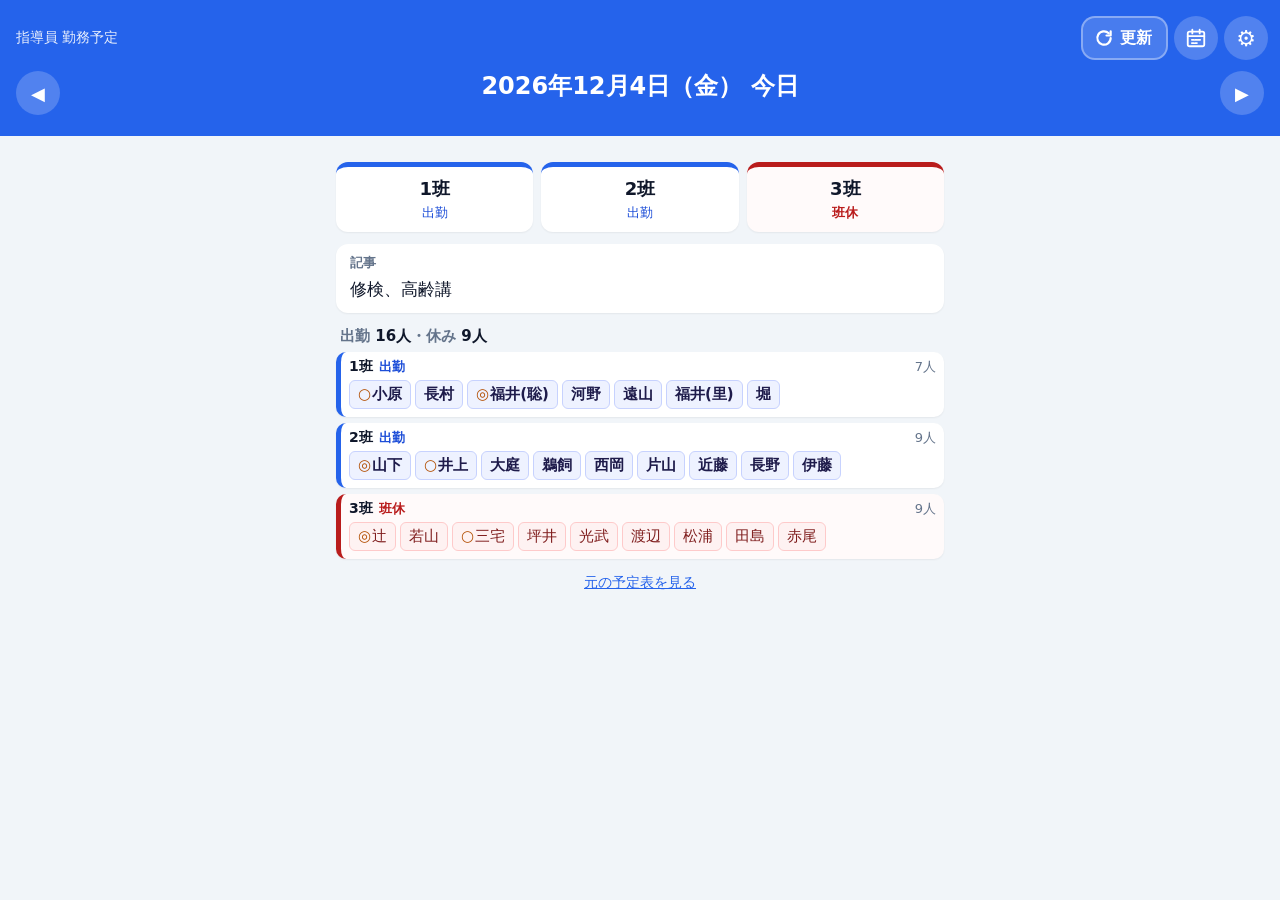
<file: index.html>
<!doctype html>
<html lang="ja">
<head>
  <meta charset="utf-8">
  <meta name="viewport" content="width=device-width, initial-scale=1, viewport-fit=cover">
  <meta name="theme-color" content="#2563eb">
  <meta name="apple-mobile-web-app-capable" content="yes">
  <meta name="mobile-web-app-capable" content="yes">
  <meta name="apple-mobile-web-app-title" content="勤務予定">
  <meta name="apple-mobile-web-app-status-bar-style" content="black-translucent">
  <link rel="manifest" href="manifest.webmanifest">
  <link rel="apple-touch-icon" href="icons/apple-touch-icon.png">
  <link rel="icon" type="image/png" sizes="192x192" href="icons/icon-192.png">
  <meta name="robots" content="noindex, nofollow">
  <title>今日の勤務予定</title>
  <script>
    // 画面の色（白・黒・スマホに合わせる）を、表示の前に決めておく（白い画面がちらつかないように）
    try {
      var th = localStorage.getItem('staff-schedule-theme');
      if (th === 'light' || th === 'dark') document.documentElement.dataset.theme = th;
    } catch (e) {}
  </script>
  <link rel="stylesheet" href="css/style.css?v=20261116a">
</head>
<body>
  <!-- 時計・電池の表示の後ろ（iPhoneの画面上部）を見出しと同じ色でうめる（半透明のぼかしが出ないように） -->
  <div class="statusbar" aria-hidden="true"></div>
  <header>
    <div class="top-row">
      <div class="facility" id="title"></div>
      <div class="top-btns">
        <button id="refresh" class="pill" aria-label="更新">
          <svg viewBox="0 0 24 24" fill="none" stroke="currentColor" stroke-width="2.6" stroke-linecap="round" stroke-linejoin="round"><path d="M20 12a8 8 0 1 1-2.34-5.66"/><path d="M20 4v5h-5"/></svg>
          <span>更新</span>
        </button>
        <button id="openCalendar" class="round" aria-label="月のカレンダー">
          <svg viewBox="0 0 24 24" fill="none" stroke="currentColor" stroke-width="2" stroke-linecap="round" stroke-linejoin="round"><rect x="3" y="5" width="18" height="16" rx="2"/><path d="M3 10h18M8 3v4M16 3v4"/><path d="M7.5 14h2M11 14h2M14.5 14h2M7.5 17.5h2M11 17.5h2"/></svg>
        </button>
        <button id="openSettings" class="round" aria-label="設定">⚙</button>
      </div>
    </div>
    <div class="date-row">
      <button id="prev" aria-label="前の日">◀</button>
      <div>
        <div class="date" id="date"></div>
        <div class="holiday" id="holiday"></div>
      </div>
      <button id="next" aria-label="次の日">▶</button>
    </div>
    <button id="todayBtn" class="today-btn" hidden>今日に戻る</button>
  </header>

  <div class="toast" id="toast" hidden></div>

  <main>
    <div id="alerts"></div>
    <p class="loading" id="loading">予定表を読み込み中…</p>
    <p class="message" id="message" hidden></p>
    <section id="day" hidden>
      <div class="badges" id="badges"></div>
      <div class="team-status" id="teamStatus"></div>
      <div class="info" id="kijiBox"><h3>記事</h3><p id="kiji"></p></div>
      <div class="info" id="tekiyoBox"><h3>摘要</h3><p id="tekiyo"></p></div>
      <div class="info" id="forkBox"><h3>フォーク</h3><ul id="fork"></ul></div>
      <div id="people">
        <h2>出勤 <span id="workCount"></span>・休み <span id="offCount"></span></h2>
        <div class="pgroups" id="teamsPeople"></div>
      </div>
      <p class="desc center" id="noTeams" hidden>体制表をアップロードすると、出勤・休みの人の一覧が出ます。</p>
      <p class="desc center"><button type="button" class="link-btn" id="sourceLink">元の予定表を見る</button></p>
    </section>
  </main>

  <footer><span id="source"></span></footer>

  <!-- 設定 -->
  <div class="sheet" id="settings" hidden>
    <div class="sheet-head">
      <h2>設定</h2>
      <button id="closeSettings" class="close" aria-label="閉じる">✕</button>
    </div>

    <section class="card">
      <h3>登録状況</h3>
      <ul class="status" id="status"></ul>
    </section>

    <section class="card">
      <h3>予定表のアップロード</h3>
      <p class="desc">行事予定表の<b>PDFか写真</b>を選ぶと、自動で読み取ります。読み取った内容を確認・修正してから「確定」してください。2か月分のPDFもそのまま選べます。<b>4か月後の分まで</b>提出できます。</p>
      <label class="file">
        <input type="file" id="schFile" accept="application/pdf,.pdf,image/*">
        <span>予定表を選ぶ（PDF・写真）</span>
      </label>
      <div class="progress" id="schProgress" hidden><div></div><span></span></div>
    </section>

    <section class="card">
      <h3>体制表（班編成）のアップロード</h3>
      <p class="desc">班は年度ごと（4月）に変わります。<b>毎年4月中に</b>その年度の体制表（PDF・写真）をアップロードしてください。</p>
      <label class="file">
        <input type="file" id="teamFile" accept="application/pdf,.pdf,image/*">
        <span>体制表を選ぶ（PDF・写真）</span>
      </label>
      <div class="progress" id="teamProgress" hidden><div></div><span></span></div>
    </section>

    <section class="card">
      <h3>画面の色</h3>
      <div class="seg" id="themeSeg">
        <button type="button" data-theme="auto">スマホに合わせる</button>
        <button type="button" data-theme="light">白</button>
        <button type="button" data-theme="dark">黒</button>
      </div>
    </section>

    <section class="card">
      <h3>GitHubの鍵（アップロードする人だけ）</h3>
      <p class="desc">アップロードには、GitHub で作った鍵（トークン）が必要です。鍵はこの端末の中だけに保存されます。<b>ホーム画面のアプリとブラウザでは保存場所が別</b>なので、ふだん使う方（アプリ）で入れてください。作り方は「はじめに_やること.md」を見てください。</p>
      <input type="password" id="token" class="text" placeholder="github_pat_…" autocomplete="off">
      <div class="row">
        <button id="saveToken">保存して確認</button>
        <button id="clearToken" class="ghost">この端末から消す</button>
      </div>
      <p class="check" id="tokenStatus"></p>
    </section>

    <p class="desc center"><a href="https://github.com/akira-1229/Staff-Schedule/blob/main/はじめに_やること.md" target="_blank" rel="noopener">使い方・設定手順</a></p>
  </div>

  <!-- 月のカレンダー -->
  <div class="sheet" id="calendar" hidden>
    <div class="sheet-head">
      <div class="cal-nav">
        <button id="calPrev" aria-label="前の月">◀</button>
        <h2 id="calTitle"></h2>
        <button id="calNext" aria-label="次の月">▶</button>
      </div>
      <button id="closeCalendar" class="close" aria-label="閉じる">✕</button>
    </div>
    <div class="cal" id="calGrid"></div>
    <p class="desc center cal-note" id="calNote" hidden></p>
    <div class="cal-legend">
      <span><b class="tag on">(2)出</b>休日出勤</span>
      <span><b class="tag off">(1)休</b>振休</span>
      <span><b class="tag off">③休</b>班休</span>
      <span><b class="tag teiji">定時</b>全員定時</span>
      <span><b class="tag fork">フォーク</b>フォークリフト講習</span>
    </div>
    <p class="desc center">日付を押すと、その日の予定を表示します。</p>
  </div>

  <!-- 元の予定表 -->
  <div class="sheet" id="viewer" hidden>
    <div class="sheet-head">
      <button id="closeViewer" class="back">← 戻る</button>
      <h2 id="viewerTitle">元の予定表</h2>
      <button id="zoomViewer" class="close" aria-label="拡大・縮小">＋</button>
    </div>
    <div class="viewer-body" id="viewerBody"></div>
  </div>

  <!-- 読み取り結果の確認・修正 -->
  <div class="sheet" id="confirm" hidden>
    <div class="sheet-head">
      <h2 id="confirmTitle">読み取り結果の確認</h2>
      <button id="closeConfirm" class="close" aria-label="閉じる">✕</button>
    </div>
    <p class="desc confirm-note" id="confirmNote"></p>
    <div id="confirmBody"></div>
    <div class="confirm-foot">
      <button class="primary" id="confirmSave">この内容で確定してアップロード</button>
    </div>
  </div>

  <!-- 更新したら ?v= の数字を変える（スマホに古いプログラムが残らないように） -->
  <script>
    // プログラムが途中で止まったら「読み込み中」のままにせず案内を出す
    window.addEventListener('error', function (e) {
      var el = document.getElementById('loading');
      if (!el || window.__appStarted) return;
      el.hidden = false;
      el.innerHTML = '読み込みに失敗しました。<br>アプリを一度閉じて開き直すか、ページを再読み込みしてください。<br><small>' + (e.message || '') + '</small>';
    });
  </script>
  <script src="lib/pdfjs/pdf.min.js"></script>
  <script src="config.js?v=20261116a"></script>
  <script src="js/holidays.js?v=20261116a"></script>
  <script src="js/day-logic.js?v=20261116a"></script>
  <script src="js/table-image.js?v=20261116a"></script>
  <script src="js/schedule-image.js?v=20261116a"></script>
  <script src="js/teams-image.js?v=20261116a"></script>
  <script src="js/store.js?v=20261116a"></script>
  <script src="js/app.js?v=20261116a"></script>
</body>
</html>
</file>
<file: css/style.css>
/* ===== 色（白・黒のテーマ） =====
   ⚙ の「画面の色」：スマホに合わせる（自動）／白／黒
   <html data-theme="light|dark"> が付いていればそれ、無ければスマホの設定に合わせる */
:root {
  color-scheme: light;
  --bg: #f1f5f9;
  --card: #ffffff;
  --text: #0f172a;
  --muted: #64748b;
  --line: #e2e8f0;
  --input-bg: #ffffff;
  --input-line: #cbd5e1;
  --soft: #f8fafc;
  --accent: #2563eb;
  --header: #2563eb;
  --header-sun: #dc2626;
  --header-sat: #0284c7;
  --on-bg: #eef2ff;
  --on-line: #c7d2fe;
  --on-fg: #1e1b4b;
  --on-strong: #1d4ed8;
  --off-bg: #fef2f2;
  --off-line: #fecaca;
  --off-fg: #7f1d1d;
  --off-strong: #b91c1c;
  --off-card: #fffafa;
  --warn-bg: #fef3c7;
  --warn-line: #fcd34d;
  --warn-fg: #92400e;
  --orange-bg: #fff7ed;
  --orange: #f97316;
  --ok: #15803d;
  --ok-bg: #dcfce7;
  --mark: #b45309;
  --fork: #7c3aed;
  --closed: #e2e8f0;
  --shadow: 0 1px 2px rgba(0, 0, 0, .06);
}
@media (prefers-color-scheme: dark) {
  :root:not([data-theme="light"]) {
    color-scheme: dark;
    --bg: #0b1220;
    --card: #131c2e;
    --text: #e5e7eb;
    --muted: #94a3b8;
    --line: #1f2a3d;
    --input-bg: #0f172a;
    --input-line: #334155;
    --soft: #0f172a;
    --accent: #3b82f6;
    --header: #1e3a8a;
    --header-sun: #7f1d1d;
    --header-sat: #0c4a6e;
    --on-bg: #1e2550;
    --on-line: #3730a3;
    --on-fg: #e0e7ff;
    --on-strong: #93c5fd;
    --off-bg: #3a1214;
    --off-line: #7f1d1d;
    --off-fg: #fecaca;
    --off-strong: #f87171;
    --off-card: #1c1418;
    --warn-bg: #3a2a05;
    --warn-line: #a16207;
    --warn-fg: #fde68a;
    --orange-bg: #2a1606;
    --orange: #fb923c;
    --ok: #4ade80;
    --ok-bg: #052e16;
    --mark: #fbbf24;
    --fork: #c4b5fd;
    --closed: #0f1626;
    --shadow: 0 1px 2px rgba(0, 0, 0, .5);
  }
}
:root[data-theme="dark"] {
  color-scheme: dark;
  --bg: #0b1220;
  --card: #131c2e;
  --text: #e5e7eb;
  --muted: #94a3b8;
  --line: #1f2a3d;
  --input-bg: #0f172a;
  --input-line: #334155;
  --soft: #0f172a;
  --accent: #3b82f6;
  --header: #1e3a8a;
  --header-sun: #7f1d1d;
  --header-sat: #0c4a6e;
  --on-bg: #1e2550;
  --on-line: #3730a3;
  --on-fg: #e0e7ff;
  --on-strong: #93c5fd;
  --off-bg: #3a1214;
  --off-line: #7f1d1d;
  --off-fg: #fecaca;
  --off-strong: #f87171;
  --off-card: #1c1418;
  --warn-bg: #3a2a05;
  --warn-line: #a16207;
  --warn-fg: #fde68a;
  --orange-bg: #2a1606;
  --orange: #fb923c;
  --ok: #4ade80;
  --ok-bg: #052e16;
  --mark: #fbbf24;
  --fork: #c4b5fd;
  --closed: #0f1626;
  --shadow: 0 1px 2px rgba(0, 0, 0, .5);
}

/* ===== 基本 ===== */
* { box-sizing: border-box; }
body {
  margin: 0;
  font-family: system-ui, -apple-system, "Hiragino Sans", "Yu Gothic UI", "Meiryo", sans-serif;
  background: var(--bg);
  color: var(--text);
  font-size: 17px;
}
a { color: var(--accent); }
button, input, select { font: inherit; color: inherit; }
body.no-scroll { overflow: hidden; }

/* ===== ヘッダー ===== */
header {
  background: var(--header);
  color: #fff;
  padding: calc(16px + env(safe-area-inset-top)) 16px 20px;
  text-align: center;
}
body[data-dow="0"] header { background: var(--header-sun); }
body[data-dow="6"] header { background: var(--header-sat); }
.top-row { display: flex; align-items: center; justify-content: space-between; gap: 8px; min-height: 44px; }
.facility { font-size: 14px; opacity: .9; text-align: left; white-space: nowrap; overflow: hidden; text-overflow: ellipsis; }
.top-btns { display: flex; gap: 6px; flex: none; margin-right: -4px; }
.round {
  width: 44px; height: 44px; border: 0; border-radius: 999px;
  background: rgba(255, 255, 255, .2); color: #fff; font-size: 22px; cursor: pointer;
  display: grid; place-items: center; padding: 0;
}
.round svg { width: 22px; height: 22px; }
.date-row { display: flex; align-items: center; justify-content: space-between; gap: 8px; margin-top: 10px; }
.date { font-size: 24px; font-weight: 700; }
.holiday { font-size: 14px; min-height: 1em; }
.date-row button, .today-btn {
  background: rgba(255, 255, 255, .2); color: #fff; border: 0; border-radius: 999px;
  font-size: 18px; width: 44px; height: 44px; cursor: pointer; flex: none;
}
.today-btn { width: auto; height: auto; padding: 6px 16px; font-size: 14px; margin-top: 10px; }

main { max-width: 640px; margin: 0 auto; padding: 16px; }
h2 { font-size: 15px; color: var(--muted); margin: 18px 4px 8px; }
.loading, .message { text-align: center; color: var(--muted); padding: 24px 0; line-height: 1.7; white-space: pre-wrap; }
.desc { font-size: 13px; color: var(--muted); margin: 4px 0 10px; line-height: 1.6; }
.desc.center { text-align: center; }
.link-btn { border: 0; background: none; color: var(--accent); text-decoration: underline; font-size: 14px; cursor: pointer; padding: 8px; }

/* ===== お知らせ ===== */
.alert {
  display: block; width: 100%; text-align: left; cursor: pointer;
  background: var(--warn-bg); color: var(--warn-fg); border: 1px solid var(--warn-line); border-radius: 12px;
  padding: 10px 14px; margin-bottom: 10px; font-weight: 600; font-size: 15px;
}
.alert small { display: block; font-weight: 400; font-size: 12px; margin-top: 2px; }

/* ===== 今日の予定 ===== */
.badges { display: flex; gap: 8px; justify-content: center; flex-wrap: wrap; margin-bottom: 10px; }
.badge-big { border-radius: 999px; padding: 4px 14px; font-weight: 700; font-size: 15px; }
.badge-big.closed { background: var(--off-bg); color: var(--off-strong); }
.badge-big.teiji { background: var(--ok-bg); color: var(--ok); }
.team-status { display: grid; grid-template-columns: repeat(auto-fit, minmax(90px, 1fr)); gap: 8px; margin-bottom: 12px; }
.team-status .team { border-radius: 12px; padding: 10px 8px; text-align: center; background: var(--card); box-shadow: var(--shadow); }
.team-status .team b { display: block; font-size: 18px; }
.team-status .team span { font-size: 13px; }
.team-status .team.on { border-top: 5px solid var(--accent); }
.team-status .team.on span { color: var(--on-strong); }
.team-status .team.off { border-top: 5px solid var(--off-strong); background: var(--off-card); }
.team-status .team.off span { color: var(--off-strong); font-weight: 700; }
.info { background: var(--card); border-radius: 12px; padding: 10px 14px; margin-bottom: 10px; box-shadow: var(--shadow); }
.info h3 { margin: 0 0 4px; font-size: 13px; color: var(--muted); }
.info p { margin: 0; line-height: 1.6; white-space: pre-wrap; }
.info ul { list-style: none; margin: 0; padding: 0; display: grid; gap: 4px; }
.info li { display: flex; justify-content: space-between; }
.info li b { color: var(--fork); }

/* 出勤・休みの人（班ごとに名字を並べる） */
#people h2 { margin: 14px 4px 6px; }
#people h2 span { color: var(--text); font-weight: 700; }
.pgroups { display: grid; gap: 6px; }
.pgroup { background: var(--card); border-radius: 10px; padding: 6px 8px 8px; box-shadow: var(--shadow); border-left: 5px solid var(--accent); }
.pgroup.off { border-left-color: var(--off-strong); background: var(--off-card); }
.pg-head { display: flex; align-items: baseline; gap: 6px; font-size: 13px; margin-bottom: 4px; }
.pg-head b { font-size: 14px; }
.pg-head em { font-style: normal; font-weight: 700; color: var(--on-strong); }
.pgroup.off .pg-head em { color: var(--off-strong); }
.pg-head span { margin-left: auto; color: var(--muted); }
.pg-names { display: flex; flex-wrap: wrap; gap: 4px; }
.pname { font-size: 15px; font-weight: 600; padding: 3px 8px; border-radius: 6px; border: 1px solid var(--on-line); background: var(--on-bg); color: var(--on-fg); cursor: pointer; line-height: 1.4; }
.pgroup.off .pname { border-color: var(--off-line); background: var(--off-bg); color: var(--off-fg); font-weight: 500; }
.pname i { font-style: normal; color: var(--mark); margin-right: 1px; }
.pinfo { margin-top: 6px; font-size: 13px; color: var(--muted); background: var(--soft); border-radius: 6px; padding: 4px 8px; }
.pgroups .none { color: var(--muted); text-align: center; margin: 4px 0; }

/* ===== 全画面のシート（設定・確認・カレンダー・元の予定表） ===== */
.sheet { position: fixed; inset: 0; z-index: 10; overflow-y: auto; background: var(--bg); padding: 0 16px 40px; }
.sheet[hidden] { display: none; }
.sheet-head {
  position: sticky; top: 0; z-index: 1; background: var(--bg);
  display: flex; align-items: center; justify-content: space-between; gap: 8px;
  max-width: 640px; margin: 0 auto; padding: calc(14px + env(safe-area-inset-top)) 0 8px;
}
.sheet-head h2 { margin: 0; font-size: 20px; color: var(--text); }
.close { width: 44px; height: 44px; border: 0; border-radius: 999px; background: var(--line); font-size: 18px; cursor: pointer; flex: none; }
.back { border: 0; border-radius: 999px; background: var(--line); padding: 10px 16px; font-size: 16px; font-weight: 700; cursor: pointer; flex: none; }
.card { background: var(--card); border-radius: 14px; padding: 14px 16px; margin: 12px auto; max-width: 640px; box-shadow: var(--shadow); }
.card h3 { margin: 0 0 6px; font-size: 16px; }
.field { display: block; font-size: 14px; margin: 8px 0; }
.field select { display: block; width: 100%; margin-top: 4px; padding: 10px; font-size: 16px; border: 1px solid var(--input-line); border-radius: 10px; background: var(--input-bg); }
.file { display: block; margin: 10px 0; }
.file input { position: absolute; opacity: 0; width: 1px; height: 1px; }
.file span { display: block; text-align: center; padding: 14px; border: 2px dashed var(--muted); border-radius: 12px; color: var(--accent); font-weight: 600; cursor: pointer; word-break: break-all; }
.check { font-size: 14px; margin: 6px 0 10px; }
.status { list-style: none; margin: 0; padding: 0; display: grid; gap: 4px; }
.status li { display: flex; justify-content: space-between; gap: 8px; font-size: 14px; padding: 6px 0; border-bottom: 1px solid var(--line); }
.status li.ok { color: var(--ok); }
.status li.ng { color: var(--off-strong); }
.status a { color: inherit; }
.card button { padding: 12px 16px; border-radius: 10px; border: 1px solid var(--input-line); background: var(--input-bg); cursor: pointer; }
.card button.primary { width: 100%; background: var(--accent); color: #fff; border-color: var(--accent); font-weight: 700; }
.card button.ghost { border-color: transparent; color: var(--muted); background: none; }
.card .row { display: flex; gap: 8px; margin-top: 8px; }
.text { width: 100%; padding: 12px; font-size: 16px; border: 1px solid var(--input-line); border-radius: 10px; background: var(--input-bg); }

/* 画面の色の切り替え */
.seg { display: grid; grid-template-columns: 1.6fr 1fr 1fr; gap: 4px; background: var(--soft); border-radius: 12px; padding: 4px; }
.card .seg button { border: 0; background: none; padding: 10px 4px; border-radius: 9px; font-size: 14px; color: var(--muted); white-space: nowrap; }
.card .seg button.active { background: var(--card); color: var(--text); font-weight: 700; box-shadow: var(--shadow); }

/* 読み取りの進み具合 */
.progress { position: relative; height: 34px; border-radius: 10px; background: var(--line); overflow: hidden; margin-top: 10px; }
.progress[hidden] { display: none; }
.progress div { position: absolute; inset: 0 auto 0 0; background: var(--on-line); transition: width .2s; }
.progress span { position: relative; display: block; line-height: 34px; text-align: center; font-size: 13px; }

/* ===== 確認・修正画面 ===== */
.confirm-note { max-width: 640px; margin: 0 auto; }
.confirm-foot { position: sticky; bottom: 0; background: var(--bg); max-width: 640px; margin: 0 auto; padding: 10px 0 16px; }
.confirm-foot .primary { width: 100%; padding: 14px; border: 0; border-radius: 12px; background: var(--accent); color: #fff; font-weight: 700; cursor: pointer; }
.confirm-foot .primary:disabled { opacity: .5; }
.page .field select { font-weight: 700; }
.day-card { border-top: 1px solid var(--line); padding: 12px 0; }
.day-card.warn { background: var(--orange-bg); margin: 0 -16px; padding: 12px 16px; border-left: 4px solid var(--orange); }
.day-head { display: flex; justify-content: space-between; align-items: center; margin-bottom: 6px; }
.day-head label { font-size: 14px; display: flex; gap: 4px; align-items: center; }
.row-img { display: block; width: 100%; height: auto; border: 1px solid var(--line); border-radius: 6px; margin: 3px 0; background: #fff; }
.fld { display: block; font-size: 12px; color: var(--muted); margin: 4px 0; }
.fld input { display: block; width: 100%; margin-top: 2px; padding: 8px 10px; font-size: 15px; border: 1px solid var(--input-line); border-radius: 8px; color: var(--text); background: var(--input-bg); }
.chips { display: flex; flex-wrap: wrap; gap: 4px; margin: 4px 0; min-height: 4px; }
.chip { font-size: 12px; border-radius: 999px; padding: 2px 8px; background: var(--line); }
.chip.on { background: var(--on-bg); color: var(--on-strong); }
.chip.off { background: var(--off-bg); color: var(--off-strong); }
.chip.warn { background: var(--orange-bg); color: var(--orange); }
.fork-edit { display: grid; grid-template-columns: repeat(3, 1fr); gap: 4px 8px; margin-top: 6px; }
.fork-edit label { font-size: 11px; color: var(--muted); display: flex; flex-direction: column; }
.fork-edit select { padding: 4px; font-size: 15px; border: 1px solid var(--input-line); border-radius: 6px; background: var(--input-bg); }
.team-head { display: flex; align-items: center; gap: 10px; margin-bottom: 6px; }
.team-head input { width: 90px; padding: 6px 8px; font-size: 18px; font-weight: 700; border: 1px solid var(--input-line); border-radius: 8px; background: var(--input-bg); }
.team-head span { color: var(--muted); font-size: 13px; }
.member { display: grid; grid-template-columns: 52px 1.3fr 1fr 36px; gap: 4px; margin: 6px 0; padding-bottom: 6px; border-bottom: 1px dashed var(--line); }
.member select, .member input { padding: 7px 6px; font-size: 15px; border: 1px solid var(--input-line); border-radius: 6px; min-width: 0; background: var(--input-bg); }
.member input[data-f=surname] { background: var(--on-bg); font-weight: 700; }
.member input[data-f=role] { grid-column: 1 / 3; font-size: 13px; }
.member input[data-f=quals] { grid-column: 3 / 5; font-size: 13px; }
.member .del { border: 0; background: var(--off-bg); color: var(--off-strong); border-radius: 6px; padding: 0; }
.card .add { margin-top: 6px; }
.add.wide { display: block; max-width: 640px; width: 100%; margin: 4px auto 12px; padding: 12px; border: 2px dashed var(--muted); border-radius: 12px; background: none; color: var(--accent); cursor: pointer; }

/* ===== 月のカレンダー ===== */
.cal-nav { display: flex; align-items: center; gap: 8px; flex: 1; justify-content: center; }
.cal-nav button { width: 44px; height: 44px; border: 0; border-radius: 999px; background: var(--line); font-size: 18px; cursor: pointer; }
.cal-nav h2 { min-width: 9em; text-align: center; }
.cal { max-width: 640px; margin: 4px auto 0; display: grid; grid-template-columns: repeat(7, 1fr); gap: 3px; }
.cal .wd { text-align: center; font-size: 12px; color: var(--muted); padding: 4px 0; }
.cal .wd.sun { color: var(--off-strong); }
.cal .wd.sat { color: var(--on-strong); }
.cal .cell {
  min-height: 74px; background: var(--card); border-radius: 8px; padding: 3px 3px 4px; border: 2px solid transparent;
  display: flex; flex-direction: column; gap: 2px; text-align: left; cursor: pointer; overflow: hidden;
}
.cal .cell.empty { background: none; cursor: default; }
.cal .cell.closed { background: var(--closed); }
.cal .cell.today { border-color: var(--accent); }
.cal .cell.selected { box-shadow: inset 0 0 0 2px var(--mark); }
.cal .num { font-size: 14px; font-weight: 700; }
.cal .num.sun { color: var(--off-strong); }
.cal .num.sat { color: var(--on-strong); }
.cal .num small { font-weight: 400; font-size: 9px; color: var(--off-strong); margin-left: 2px; }
.cal .tag { font-size: 11px; line-height: 1.3; border-radius: 4px; padding: 0 3px; white-space: nowrap; overflow: hidden; text-overflow: ellipsis; }
.cal .tag.on { background: var(--on-bg); color: var(--on-strong); }
.cal .tag.off { background: var(--off-bg); color: var(--off-strong); }
.cal .tag.teiji { background: var(--ok-bg); color: var(--ok); }
.cal .tag.fork { color: var(--fork); font-size: 10px; letter-spacing: -.06em; padding: 0 1px; text-overflow: clip; }
.cal .tag.closed { color: var(--muted); }
.cal-note { max-width: 640px; margin: 10px auto; }
.cal-legend { display: flex; flex-wrap: wrap; gap: 6px 10px; font-size: 12px; color: var(--muted); max-width: 640px; margin: 10px auto; }
.cal-legend span { display: inline-flex; align-items: center; gap: 4px; }

/* ===== 元の予定表を見る ===== */
.viewer-tools { display: flex; gap: 6px; }
.viewer-body { max-width: 1000px; margin: 0 auto; overflow: auto; }
.viewer-body img, .viewer-body canvas { display: block; width: 100%; height: auto; margin: 0 auto 10px; background: #fff; border-radius: 6px; }
.viewer-body.zoom img, .viewer-body.zoom canvas { width: 220%; max-width: none; }

/* 班と違う動きの人（例：班は振休・本人は出勤） */
.pgroup .pname.p-on { border-color: var(--on-line); background: var(--on-bg); color: var(--on-fg); font-weight: 700; }
.pgroup .pname.p-off { border-color: var(--off-line); background: var(--off-bg); color: var(--off-fg); font-weight: 500; }

/* 更新ボタン */
.pill {
  height: 44px; padding: 0 14px 0 11px; border: 2px solid rgba(255, 255, 255, .35); border-radius: 14px;
  background: rgba(255, 255, 255, .16); color: #fff; font-size: 16px; font-weight: 700; cursor: pointer;
  display: inline-flex; align-items: center; gap: 6px;
}
.pill svg { width: 20px; height: 20px; }
.pill.spinning svg { animation: spin .8s linear infinite; }
.pill:disabled { opacity: .7; }
@keyframes spin { to { transform: rotate(360deg); } }
.toast {
  position: fixed; left: 50%; bottom: calc(24px + env(safe-area-inset-bottom)); transform: translateX(-50%); z-index: 20;
  background: var(--text); color: var(--bg); padding: 10px 18px; border-radius: 999px; font-size: 14px; box-shadow: var(--shadow);
}
.toast[hidden] { display: none; }

/* 画面上部（時計・電池の表示の後ろ）：見出しと同じ色の帯。設定などの画面を開いていても同じ色 */
.statusbar {
  position: fixed; top: 0; left: 0; right: 0; z-index: 30; pointer-events: none;
  height: env(safe-area-inset-top); background: var(--header);
}
body[data-dow="0"] .statusbar { background: var(--header-sun); }
body[data-dow="6"] .statusbar { background: var(--header-sat); }
</file>
